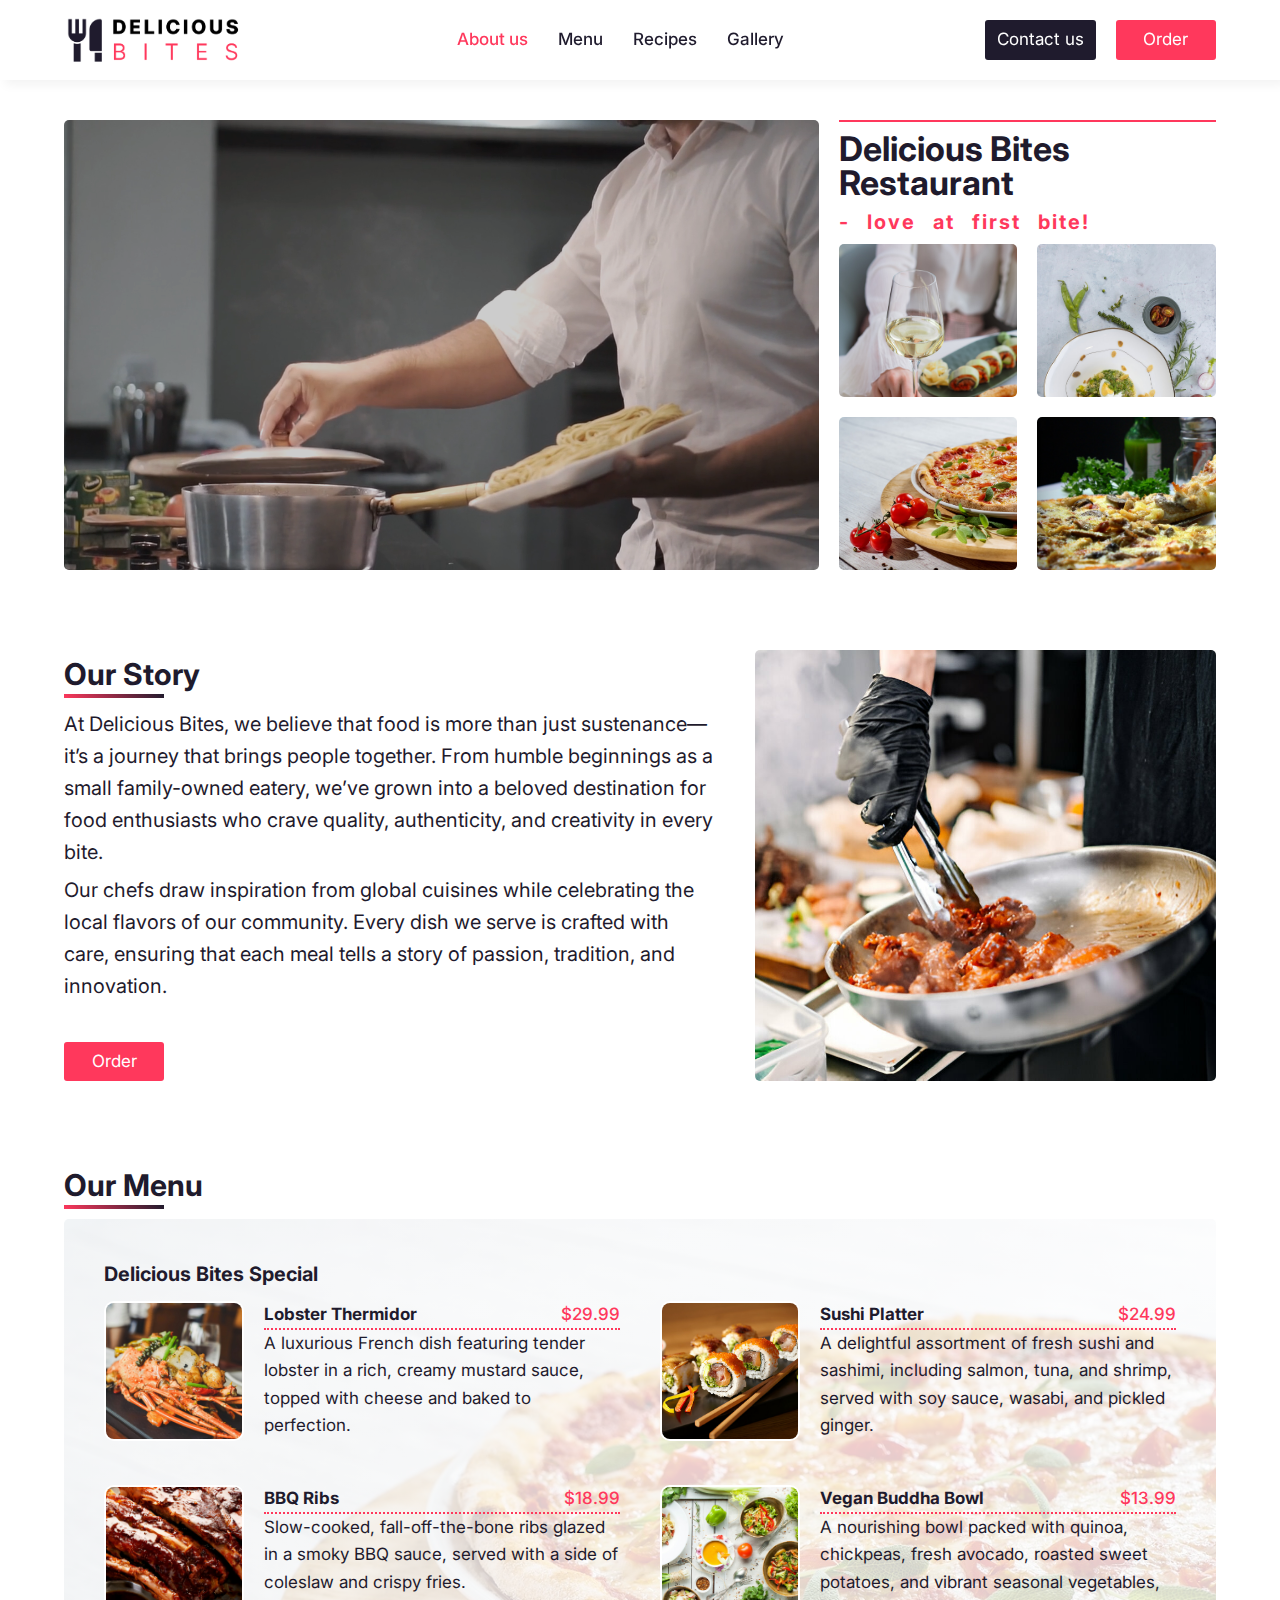
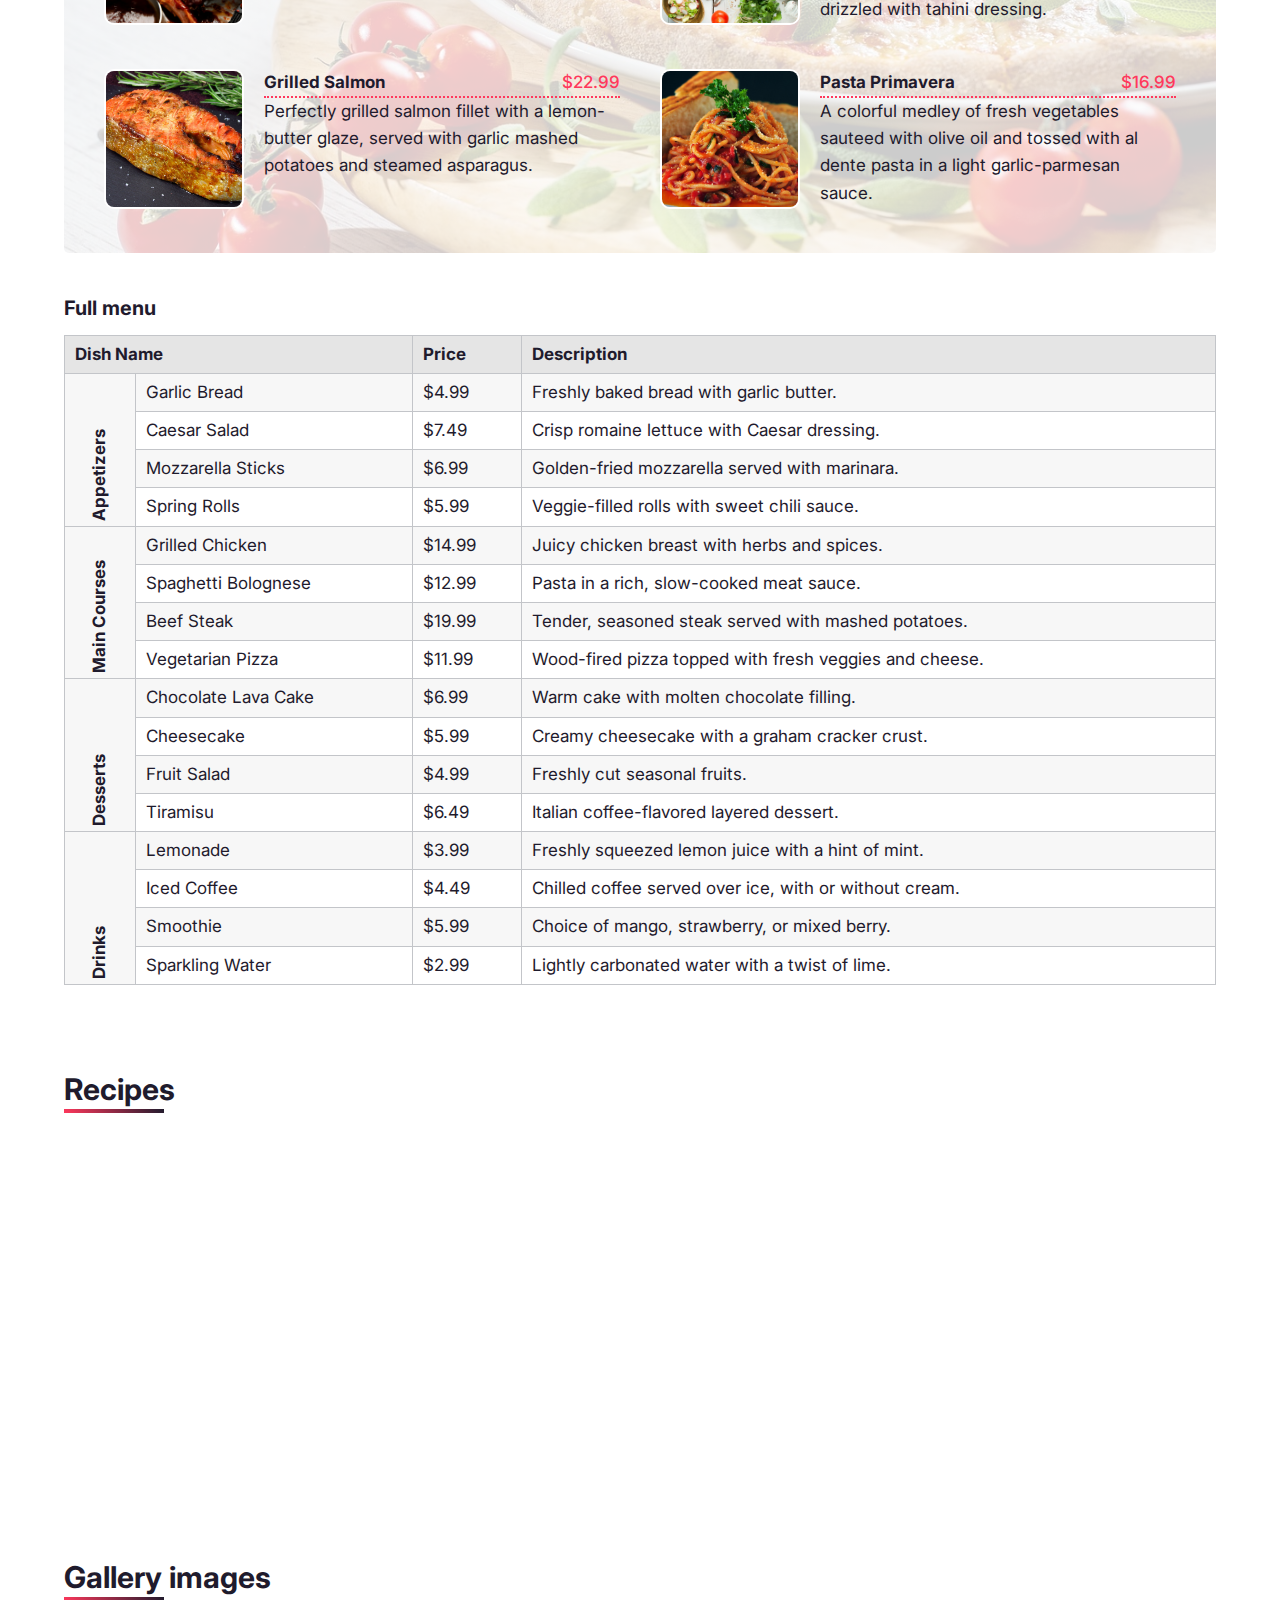
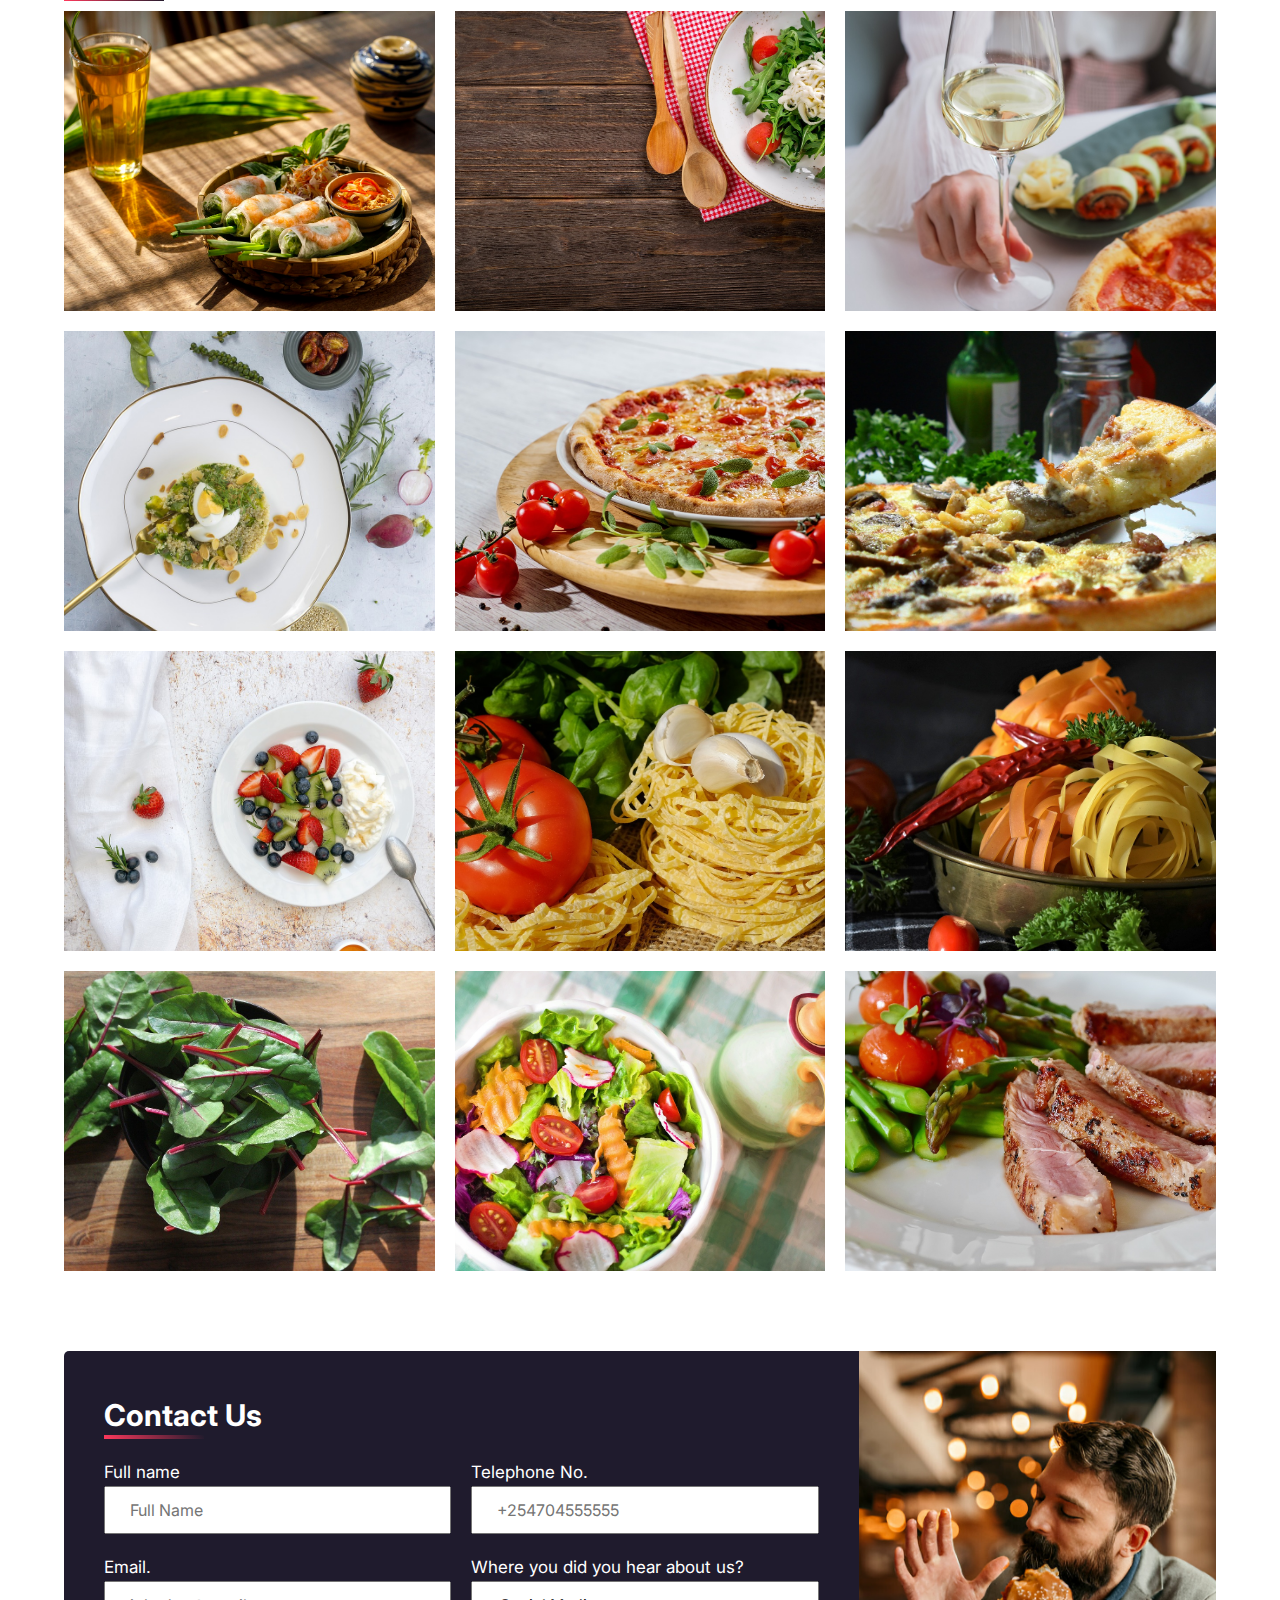
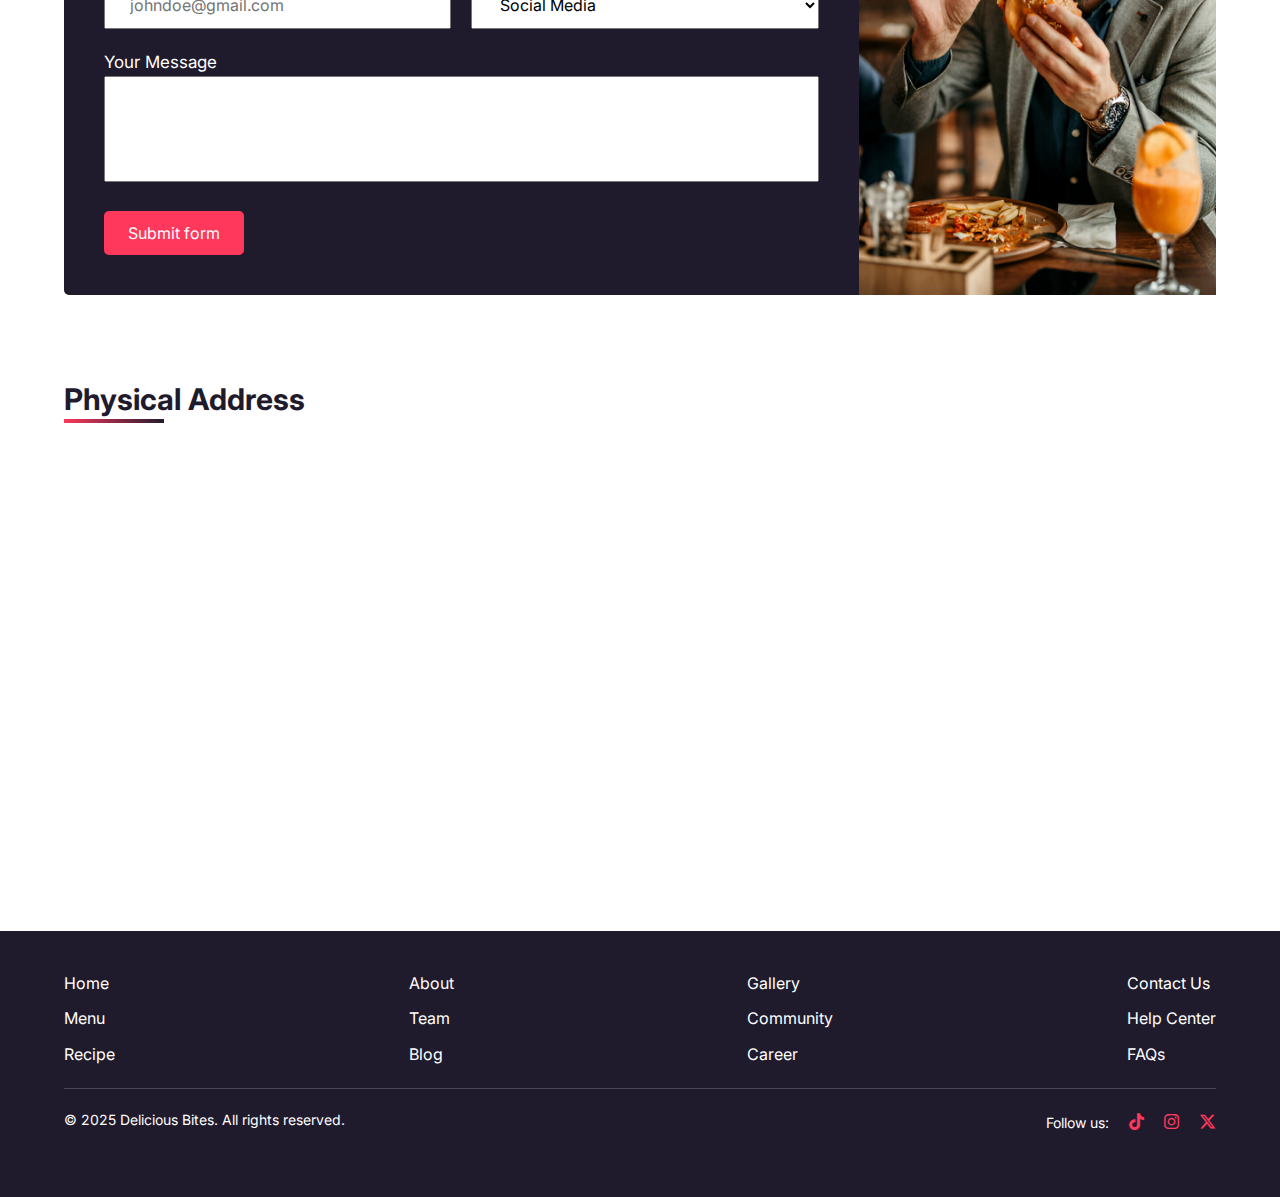
<file: index.html>
<!DOCTYPE html>
<html lang="en">

    <head>
        <meta charset="UTF-8">
        <meta name="viewport" content="width=device-width, initial-scale=1.0">
        <link rel="stylesheet" href="https://cdnjs.cloudflare.com/ajax/libs/font-awesome/6.7.2/css/all.min.css"
            integrity="sha512-Evv84Mr4kqVGRNSgIGL/F/aIDqQb7xQ2vcrdIwxfjThSH8CSR7PBEakCr51Ck+w+/U6swU2Im1vVX0SVk9ABhg=="
            crossorigin="anonymous" referrerpolicy="no-referrer" />
        <link rel="stylesheet" href="./css/styles.css">
        <title>Delicious Bites Restaurant - Love at First Bite</title>
        <!-- <link rel="icon" href="./favicon.png"> -->
        <link rel="icon" type="image/x-icon" href="./favicon.png">
    </head>

    <body>
        <header class="header">
            <div class="row header-content">
                <img src="delicious-bites-logo.png" alt="Delicious bites logo" class="logo">
                <nav class="nav">
                    <ul class="nav-list">
                        <li class="nav-item"><a href="#about-us" class="nav-link active">About us</a></li>
                        <li class="nav-item"><a href="#menu" class="nav-link">Menu</a></li>
                        <li class="nav-item"><a href="#recipes" class="nav-link">Recipes</a></li>
                        <li class="nav-item"><a href="#gallery" class="nav-link">Gallery</a></li>
                    </ul>
                </nav>
                <div class="header-btns">
                    <a href="#contact" class="link-btn link-btn-primary">Contact us</a>
                    <a href="https://docs.google.com/forms/d/e/1FAIpQLScugsdBJrx6gjcoKzIWHZhmKjvjKP5RsDwwAa85p5rRcwFJOw/viewform?usp=dialog"
                        target="_blank" rel="noopener noreferrer" class="link-btn link-btn-secondary">Order</a>
                </div>
            </div>
        </header>
        <main>
            <section id="hero" class="hero section">
                <div class="row hero-content">
                    <div class="video-wrapper">
                        <video src="./media/cooking.mp4" class="video" autoplay muted loop></video>
                    </div>
                    <div class="videos-grid">
                        <h1 class="primary-title">Delicious Bites Restaurant <br><span class="tagline">- love at first
                                bite!</span></h1>
                        <div class="videos-options">
                            <div class="video-option video-option-1">&nbsp;</div>
                            <div class="video-option video-option-2">&nbsp;</div>
                            <div class="video-option video-option-3">&nbsp;</div>
                            <div class="video-option video-option-4">&nbsp;</div>
                        </div>
                    </div>
                </div>
            </section>
            <section id="about-us" class="section">
                <div class="row about-content">
                    <div class="about-text">
                        <h2>Our Story</h2>
                        <p>At Delicious Bites, we believe that food is more than just sustenance—it’s a journey that
                            brings people together. From humble beginnings as a small family-owned eatery, we’ve grown
                            into a beloved destination for food enthusiasts who crave quality, authenticity, and
                            creativity in every bite.</p>
                        <p>Our chefs draw inspiration from global cuisines while celebrating the local flavors of our
                            community. Every dish we serve is crafted with care, ensuring that each meal tells a story
                            of passion, tradition, and innovation.</p>
                        <a href="https://docs.google.com/forms/d/e/1FAIpQLScugsdBJrx6gjcoKzIWHZhmKjvjKP5RsDwwAa85p5rRcwFJOw/viewform?usp=dialog"
                            target="_blank" rel="noopener noreferrer"
                            class="link-btn link-btn-secondary about-link">Order</a>
                    </div>
                    <div class="story-image-wrapper">
                        <img src="./images/story-image.jpg" alt="Story image" class="story-image" loading="lazy">
                    </div>
                </div>
            </section>
            <section id="menu" class="section">
                <div class="row menu-content">
                    <h2>Our Menu</h2>
                    <div class="special-wrapper">
                        <h3>Delicious Bites Special</h3>
                        <div class="special-menu-items">
                            <div class="special-menu-item">
                                <div class="item-left item-left-1">
                                    <img src="./images/lobster.jpg" class="special-menu-image" alt="">
                                </div>
                                <div class="item-right">
                                    <div class="item-top">
                                        <h4 class="menu-title">Lobster Thermidor</h4>
                                        <span class="menu-price">$29.99</span>
                                    </div>
                                    <div class="item-bottom">
                                        <p class="menu-desc">A luxurious French dish featuring tender lobster in a rich,
                                            creamy mustard sauce, topped with cheese and baked to perfection.</p>
                                    </div>
                                </div>
                            </div>
                            <div class="special-menu-item">
                                <div class="item-left item-left-1">
                                    <img src="./images/sushi.jpg" class="special-menu-image" alt="">
                                </div>
                                <div class="item-right">
                                    <div class="item-top">
                                        <h4 class="menu-title">Sushi Platter</h4>
                                        <span class="menu-price">$24.99</span>
                                    </div>
                                    <div class="item-bottom">
                                        <p class="menu-desc">A delightful assortment of fresh sushi and sashimi,
                                            including salmon, tuna, and shrimp, served with soy sauce, wasabi, and
                                            pickled ginger.</p>
                                    </div>
                                </div>
                            </div>
                            <div class="special-menu-item">
                                <div class="item-left item-left-1">
                                    <img src="./images/bbq.jpg" class="special-menu-image" alt="">
                                </div>
                                <div class="item-right">
                                    <div class="item-top">
                                        <h4 class="menu-title">BBQ Ribs</h4>
                                        <span class="menu-price">$18.99</span>
                                    </div>
                                    <div class="item-bottom">
                                        <p class="menu-desc">Slow-cooked, fall-off-the-bone ribs glazed in a smoky BBQ
                                            sauce, served with a side of coleslaw and crispy fries.</p>
                                    </div>
                                </div>
                            </div>
                            <div class="special-menu-item">
                                <div class="item-left item-left-1">
                                    <img src="./images/vegan.jpg" class="special-menu-image" alt="">
                                </div>
                                <div class="item-right">
                                    <div class="item-top">
                                        <h4 class="menu-title">Vegan Buddha Bowl</h4>
                                        <span class="menu-price">$13.99</span>
                                    </div>
                                    <div class="item-bottom">
                                        <p class="menu-desc">A nourishing bowl packed with quinoa, chickpeas, fresh
                                            avocado, roasted sweet potatoes, and vibrant seasonal vegetables, drizzled
                                            with tahini dressing.</p>
                                    </div>
                                </div>
                            </div>
                            <div class="special-menu-item">
                                <div class="item-left item-left-1">
                                    <img src="./images/salmon.jpg" class="special-menu-image" alt="">
                                </div>
                                <div class="item-right">
                                    <div class="item-top">
                                        <h4 class="menu-title">Grilled Salmon</h4>
                                        <span class="menu-price">$22.99</span>
                                    </div>
                                    <div class="item-bottom">
                                        <p class="menu-desc">Perfectly grilled salmon fillet with a lemon-butter glaze,
                                            served with garlic mashed potatoes and steamed asparagus.</p>
                                    </div>
                                </div>
                            </div>
                            <div class="special-menu-item">
                                <div class="item-left item-left-1">
                                    <img src="./images/pasta.jpg" class="special-menu-image" alt="">
                                </div>
                                <div class="item-right">
                                    <div class="item-top">
                                        <h4 class="menu-title">Pasta Primavera</h4>
                                        <span class="menu-price">$16.99</span>
                                    </div>
                                    <div class="item-bottom">
                                        <p class="menu-desc">A colorful medley of fresh vegetables sauteed with olive
                                            oil and tossed with al dente pasta in a light garlic-parmesan sauce.</p>
                                    </div>
                                </div>
                            </div>
                        </div>
                    </div>
                    <div class="tables-grid">
                        <div class="table-wrapper">
                            <h3>Full menu</h3>
                            <table class="table">
                                <!-- <caption>Full Menu</caption> -->
                                <tr class="table-head">
                                    <th colspan="2">Dish Name</th>
                                    <th>Price</th>
                                    <th>Description</th>
                                </tr>
                                <!-- Appetizers -->
                                <tr>
                                    <td rowspan="4" class="category">Appetizers</td>
                                    <td>Garlic Bread</td>
                                    <td>$4.99</td>
                                    <td>Freshly baked bread with garlic butter.</td>
                                </tr>
                                <tr>
                                    <td>Caesar Salad</td>
                                    <td>$7.49</td>
                                    <td>Crisp romaine lettuce with Caesar dressing.</td>
                                </tr>
                                <tr>
                                    <td>Mozzarella Sticks</td>
                                    <td>$6.99</td>
                                    <td>Golden-fried mozzarella served with marinara.</td>
                                </tr>
                                <tr>
                                    <td>Spring Rolls</td>
                                    <td>$5.99</td>
                                    <td>Veggie-filled rolls with sweet chili sauce.</td>
                                </tr>
                                <!-- Main courses -->
                                <tr>
                                    <td rowspan="4" class="category">Main Courses</td>
                                    <td>Grilled Chicken</td>
                                    <td>$14.99</td>
                                    <td>Juicy chicken breast with herbs and spices.</td>
                                </tr>
                                <tr>
                                    <td>Spaghetti Bolognese</td>
                                    <td>$12.99</td>
                                    <td>Pasta in a rich, slow-cooked meat sauce.</td>
                                </tr>
                                <tr>
                                    <td>Beef Steak</td>
                                    <td>$19.99</td>
                                    <td>Tender, seasoned steak served with mashed potatoes.</td>
                                </tr>
                                <tr>
                                    <td>Vegetarian Pizza</td>
                                    <td>$11.99</td>
                                    <td>Wood-fired pizza topped with fresh veggies and cheese.</td>
                                </tr>
                                <!-- Deserts -->
                                <tr>
                                    <td rowspan="4" class="category">Desserts</td>
                                    <td>Chocolate Lava Cake</td>
                                    <td>$6.99</td>
                                    <td>Warm cake with molten chocolate filling.</td>
                                </tr>
                                <tr>
                                    <td>Cheesecake</td>
                                    <td>$5.99</td>
                                    <td>Creamy cheesecake with a graham cracker crust.</td>
                                </tr>
                                <tr>
                                    <td>Fruit Salad</td>
                                    <td>$4.99</td>
                                    <td>Freshly cut seasonal fruits.</td>
                                </tr>
                                <tr>
                                    <td>Tiramisu</td>
                                    <td>$6.49</td>
                                    <td>Italian coffee-flavored layered dessert.</td>
                                </tr>
                                <!-- Drinks -->
                                <tr>
                                    <td rowspan="4" class="category">Drinks</td>
                                    <td>Lemonade</td>
                                    <td>$3.99</td>
                                    <td>Freshly squeezed lemon juice with a hint of mint.</td>
                                </tr>
                                <tr>
                                    <td>Iced Coffee</td>
                                    <td>$4.49</td>
                                    <td>Chilled coffee served over ice, with or without cream.</td>
                                </tr>
                                <tr>
                                    <td>Smoothie</td>
                                    <td>$5.99</td>
                                    <td>Choice of mango, strawberry, or mixed berry.</td>
                                </tr>
                                <tr>
                                    <td>Sparkling Water</td>
                                    <td>$2.99</td>
                                    <td>Lightly carbonated water with a twist of lime.</td>
                                </tr>
                            </table>
                        </div>
                    </div>
            </section>
            <section id="recipes" class="section">
                <div class="row recipe-content">
                    <h2>Recipes</h2>
                    <div class="recipe-videos">
                        <iframe class="recipe-video" height="350"
                            src="https://www.youtube.com/embed/Prj3b0ExrO4?si=6tZyB36QhXxnkVxe"
                            title="YouTube video player" frameborder="0"
                            allow="accelerometer; autoplay; clipboard-write; encrypted-media; gyroscope; picture-in-picture; web-share"
                            referrerpolicy="strict-origin-when-cross-origin" loading="lazy" allowfullscreen></iframe>
                        <iframe class="recipe-video" height="350"
                            src="https://www.youtube.com/embed/cVaPtE3M1Oc?si=JdroKigt0Nef5WTI"
                            title="YouTube video player" frameborder="0"
                            allow="accelerometer; autoplay; clipboard-write; encrypted-media; gyroscope; picture-in-picture; web-share"
                            referrerpolicy="strict-origin-when-cross-origin" loading="lazy" allowfullscreen></iframe>
                    </div>
                </div>
            </section>
            <section id="gallery" class="section">
                <div class="row gallery-content">
                    <h2>Gallery images</h2>
                    <div class="gallery-images">
                        <div class="gallery-image-wrapper"><img src="images/001.jpg" alt="" class="gallery-image"></div>
                        <div class="gallery-image-wrapper"><img src="images/002.jpg" alt="" class="gallery-image"></div>
                        <div class="gallery-image-wrapper"><img src="images/003.jpg" alt="" class="gallery-image"></div>
                        <div class="gallery-image-wrapper"><img src="images/004.jpg" alt="" class="gallery-image"></div>
                        <div class="gallery-image-wrapper"> <img src="images/005.jpg" alt="" class="gallery-image">
                        </div>
                        <div class="gallery-image-wrapper"><img src="images/006.jpg" alt="" class="gallery-image"></div>
                        <div class="gallery-image-wrapper"><img src="images/007.jpg" alt="" class="gallery-image"></div>
                        <div class="gallery-image-wrapper"> <img src="images/008.jpg" alt="" class="gallery-image">
                        </div>
                        <div class="gallery-image-wrapper"><img src="images/009.jpg" alt="" class="gallery-image"></div>
                        <div class="gallery-image-wrapper"><img src="images/010.jpg" alt="" class="gallery-image"></div>
                        <div class="gallery-image-wrapper"><img src="images/011.jpg" alt="" class="gallery-image"></div>
                        <div class="gallery-image-wrapper"><img src="images/012.jpg" alt="" class="gallery-image"></div>
                    </div>
                </div>
            </section>
            <section id="contact" class="section">
                <div class="row contact-content">
                    <div class="form-wrapper">
                        <h2 class="contact-us-title">Contact Us</h2>
                        <form class="form" action="https://api.web3forms.com/submit" method="POST">
                            <!-- <form action="https://formspree.io/f/meoebnza" method="POST"> -->
                            <div class="inputs-grid">
                                <div class="input-wrapper">
                                    <label for="fullname">Full name</label>
                                    <input type="hidden" name="access_key" value="70938dc3-0ad2-422d-997f-5d962a13a3e9">
                                    <input type="text" id="fullname" name="fullname" required placeholder="Full Name">
                                </div>
                                <div class="input-wrapper">
                                    <label for="tel">Telephone No.</label>
                                    <input type="tel" id="tel" name="tel" placeholder="+254704555555">
                                </div>
                                <div class="input-wrapper">
                                    <label for="tel">Email.</label>
                                    <input type="email" id="email" name="email" required
                                        placeholder="johndoe@gmail.com">
                                </div>
                                <div class="input-wrapper">
                                    <label for="where">Where you did you hear about us?</label>
                                    <select id="where" name="where" required>
                                        <option value="Social Media">Social Media</option>
                                        <option value="Word of mouth">Word of mouth</option>
                                        <option value="Radio">Radio</option>
                                        <option value="YouTube">YouTube</option>
                                    </select>
                                </div>
                            </div>
                            <div class="input-wrapper message-box">
                                <label for="message">Your Message</label>
                                <textarea id="message" rows="4" name="message"></textarea>
                            </div>
                            <div>
                                <button type="submit" class="form-btn">Submit form</button>
                            </div>
                        </form>
                    </div>
                    <div class="form-image">
                        <!-- <h1>Hello there </h1> -->
                    </div>
                </div>
            </section>
            <section class="section">
                <div class="row physical-address">
                    <h2>Physical Address</h2>
                    <!-- GOOGLE MAP -->
                    <iframe class="map"
                        src="https://www.google.com/maps/embed?pb=!1m18!1m12!1m3!1d1994.4096324587538!2d36.820195784097486!3d-1.2822270195117855!2m3!1f0!2f0!3f0!3m2!1i1024!2i768!4f13.1!3m3!1m2!1s0x182f10d5df97cb23%3A0x9daffd912c011926!2sBihi%20Towers!5e0!3m2!1sen!2ske!4v1740225363921!5m2!1sen!2ske"
                        height="450" style="border:0;" allowfullscreen="" referrerpolicy="no-referrer-when-downgrade"
                        loading="lazy"></iframe>
                </div>
            </section>
        </main>
        <footer class="footer">
            <div class="row footer-content">
                <div class="footer-grid">
                    <div class="f-col">
                        <!-- <h3></h3> -->
                        <ul>
                            <li>Home</li>
                            <li>Menu</li>
                            <li>Recipe</li>
                        </ul>
                    </div>
                    <div class="f-col">
                        <!-- <h3></h3> -->
                        <ul>
                            <li>About</li>
                            <li>Team</li>
                            <li>Blog</li>
                        </ul>
                    </div>
                    <div class="f-col">
                        <!-- <h3></h3> -->
                        <ul>
                            <li>Gallery</li>
                            <li>Community</li>
                            <li>Career</li>
                        </ul>
                    </div>
                    <div class="f-col">
                        <!-- <h3></h3> -->
                        <ul>
                            <li>Contact Us</li>
                            <li>Help Center</li>
                            <li>FAQs</li>
                        </ul>
                    </div>
                </div>
                <hr class="f-divider">
                <div class="f-bottom">
                    <div class="copy-right">
                        <p class=>&copy; 2025 Delicious Bites. All rights reserved.</p>
                    </div>
                    <div class="social-links">
                        <span class="text">Follow us: </span>
                        <span><a href="#"><i class="fa-brands fa-tiktok"></i></a> </span>
                        <span><a href="#"><i class="fa-brands fa-instagram"></i></a></span>
                        <span><a href="#"><i class="fa-brands fa-x-twitter"></i></a></span>
                    </div>
                </div>
            </div>
        </footer>
    </body>

</html>
</file>
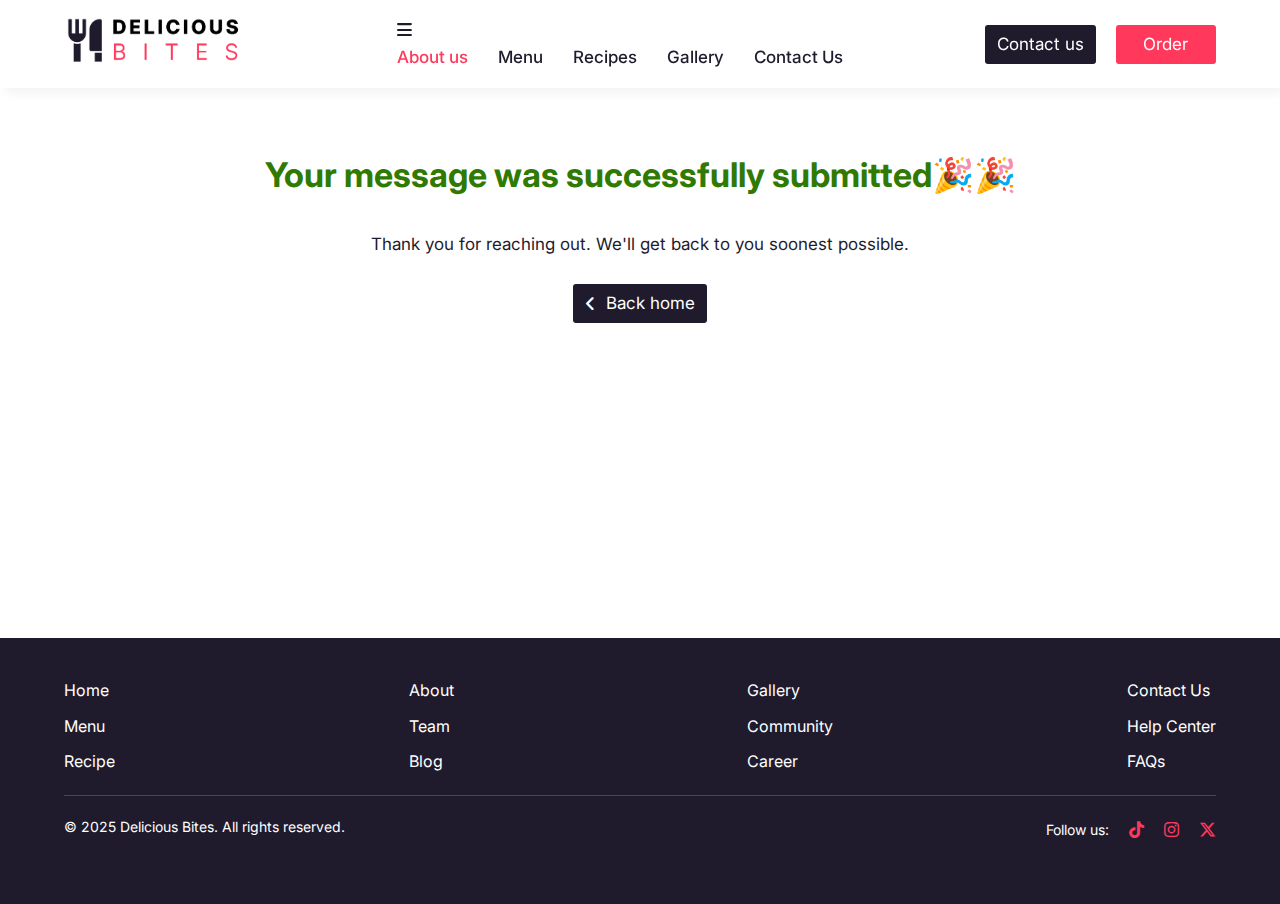
<file: thankyou.html>
<!DOCTYPE html>
<html lang="en">

<head>
    <meta charset="UTF-8">
    <meta name="viewport" content="width=device-width, initial-scale=1.0">
    <link rel="stylesheet" href="https://cdnjs.cloudflare.com/ajax/libs/font-awesome/6.7.2/css/all.min.css"
        integrity="sha512-Evv84Mr4kqVGRNSgIGL/F/aIDqQb7xQ2vcrdIwxfjThSH8CSR7PBEakCr51Ck+w+/U6swU2Im1vVX0SVk9ABhg=="
        crossorigin="anonymous" referrerpolicy="no-referrer" />
    <link rel="stylesheet" href="./css/styles.css">
    <title>Delicious Bites Restaurant - Love at First Bite</title>
    <!-- <link rel="icon" href="./favicon.png"> -->
    <link rel="icon" type="image/x-icon" href="./favicon.png">
    <style>
        .thankyou-page {
            min-height: calc(100vh - 35rem);
            padding: 6rem 0;

            .thankyou-content {
                display: flex;
                flex-direction: column;
                align-items: center;
                gap: 2rem;
                /* Enforce center align on mobile bug */
                text-align: center;

                @media (max-width: 900px) {
                    h1 {
                        font-size: 2.8rem;
                        line-height: 1.2;
                    }
                }
            }

            .back-icon {
                margin-right: 1rem;
            }
        }
    </style>
</head>

<body>
    <header class="header">
        <div class="row header-content">
            <a href="/" class="logo-wrapper">
                <img src="delicious-bites-logo.png" alt="Delicious bites logo" class="logo">
            </a>
            <nav class="nav">
                <div class="menu-toggle-wrapper">
                    <i class="fa-solid fa-bars menu-toggle"></i>
                </div>
                <ul class="nav-list">
                    <li class="nav-item"><a href="#about-us" class="nav-link active">About us</a></li>
                    <li class="nav-item"><a href="#menu" class="nav-link">Menu</a></li>
                    <li class="nav-item"><a href="#recipes" class="nav-link">Recipes</a></li>
                    <li class="nav-item"><a href="#gallery" class="nav-link">Gallery</a></li>
                    <li class="nav-item"><a href="#contact" class="nav-link contact-us-nav-link">Contact Us</a></li>
                </ul>
            </nav>
            <div class="header-btns">
                <a href="#contact" class="link-btn link-btn-primary contact-us-btn">Contact us</a>
                <a href="https://docs.google.com/forms/d/e/1FAIpQLScugsdBJrx6gjcoKzIWHZhmKjvjKP5RsDwwAa85p5rRcwFJOw/viewform?usp=dialog"
                    target="_blank" rel="noopener noreferrer" class="link-btn link-btn-secondary">Order</a>
            </div>
        </div>
    </header>
    <main>
        <div class="thankyou-page">
            <div class="row thankyou-content">
                <h1 style="color:#307a02;">Your message was successfully submitted🎉🎉</h1>
                <p>Thank you for reaching out. We'll get back to you soonest possible.</p>
                <div class="btn-wrapper">
                    <a href="/" class="link-btn link-btn-primary">
                        <i class="fa-solid fa-angle-left back-icon"></i>
                        Back home
                    </a>
                </div>
            </div>
        </div>
    </main>
    <footer class="footer">
        <div class="row footer-content">
            <div class="footer-grid">
                <div class="f-col">
                    <!-- <h3></h3> -->
                    <ul>
                        <li>Home</li>
                        <li>Menu</li>
                        <li>Recipe</li>
                    </ul>
                </div>
                <div class="f-col">
                    <!-- <h3></h3> -->
                    <ul>
                        <li>About</li>
                        <li>Team</li>
                        <li>Blog</li>
                    </ul>
                </div>
                <div class="f-col">
                    <!-- <h3></h3> -->
                    <ul>
                        <li>Gallery</li>
                        <li>Community</li>
                        <li>Career</li>
                    </ul>
                </div>
                <div class="f-col">
                    <!-- <h3></h3> -->
                    <ul>
                        <li>Contact Us</li>
                        <li>Help Center</li>
                        <li>FAQs</li>
                    </ul>
                </div>
            </div>
            <hr class="f-divider">
            <div class="f-bottom">
                <div class="copy-right">
                    <p class=>&copy; 2025 Delicious Bites. All rights reserved.</p>
                </div>
                <div class="social-links">
                    <span class="text">Follow us: </span>
                    <span><a href="#"><i class="fa-brands fa-tiktok"></i></a> </span>
                    <span><a href="#"><i class="fa-brands fa-instagram"></i></a></span>
                    <span><a href="#"><i class="fa-brands fa-x-twitter"></i></a></span>
                </div>
            </div>
        </div>
    </footer>

</body>

</html>
</file>
<file: css/styles.css>
@import url("https://fonts.googleapis.com/css2?family=Inter:ital,opsz,wght@0,14..32,100..900;1,14..32,100..900&family=Roboto:ital,wght@0,100;0,300;0,400;0,500;0,700;0,900;1,100;1,300;1,400;1,500;1,700;1,900&display=swap");

:root {
  --color-primary: #1f1b2d;
  --color-secondary: #ff385c;
  --color-tertiary: #77c04b;
}

*,
*::after,
*::before {
  margin: 0;
  padding: 0;
  box-sizing: border-box;
}

html {
  font-size: 62.5%;
  scroll-behavior: smooth;
}

body {
  font-size: 1.7rem;
  font-weight: 400;
  line-height: 1.6;
  font-family: "Inter", "sans-serif";

  color: var(--color-primary);
}

h1 {
  margin-bottom: 0.8rem;
}

h2,
p {
  margin-bottom: 0.6rem;
}

h2 {
  position: relative;
  margin-bottom: 1rem;
  font-size: 3rem;
}

h2::after {
  content: "";
  width: 10rem;
  height: 4px;
  background-image: linear-gradient(45deg, #ff385c, #1f1b2d);
  position: absolute;
  left: 0;
  bottom: 0;
}

h3 {
  margin-bottom: 1rem;
}

.row {
  width: 90%;
  margin: 0 auto;
}

.header {
  /* border-bottom: solid 1px #ddd; */
  box-shadow: 5px 5px 10px rgba(0, 0, 0, 0.05);
  position: sticky;
  top: 0;
  left: 0;
  background-color: #fff;
  z-index: 1000;

  .header-content {
    display: flex;
    align-items: center;
    justify-content: space-between;
    padding: 1.5rem 0;
  }
}

/* .header-content {
  display: flex;
  align-items: center;
  justify-content: space-between;
  padding: 0.6rem 0;
} */

.nav-list {
  list-style: none;
  display: flex;
  align-items: center;
  gap: 3rem;
}

.nav-link:link,
.nav-link:visited {
  color: var(--color-primary);
  text-decoration: none;
  font-weight: 500;
}

.nav-link:hover,
.nav-link:active {
  color: var(--color-secondary);
}

.nav-link.active {
  color: var(--color-secondary);
}

.header-btns {
  display: flex;
  align-items: center;
  gap: 2rem;
}

.link-btn {
  text-decoration: none;
  display: inline-block;
  padding: 0.6rem 1.2rem;
  border-radius: 0.3rem;
  color: #fff;
  min-width: 10rem;
  display: flex;
  align-items: center;
  justify-content: center;
}

.link-btn-primary {
  background-color: var(--color-primary);
}

.link-btn-secondary {
  background-color: var(--color-secondary);
}

/* hero section */
/* .hero {
} */

.logo {
  height: 5rem;
}

.section {
  padding: 4rem 0;
}

.hero-content {
  display: flex;
  height: 45rem;
  gap: 2rem;
}

.primary-title {
  line-height: 1;
  margin: 1rem 0;

  .tagline {
    color: var(--color-secondary);
    font-size: 2rem;
    margin-top: 1rem;
    letter-spacing: 2px;
    word-spacing: 1rem;
  }
}

.video-wrapper {
  flex: 2;
}

.video {
  width: 100%;
  height: 100%;
  object-fit: cover;
  border-radius: 0.5rem;
  filter: brightness(80%);
}

.videos-grid {
  border-top: solid 2px var(--color-secondary);
  height: 100%;
  flex: 1;

  display: flex;
  flex-direction: column;
}

.videos-options {
  flex: 1;
  display: grid;
  grid-template-columns: 1fr 1fr;
  grid-template-rows: 1fr 1fr;
  gap: 2rem;
  /* height: 100%; */
}

.video-option {
  border-radius: 0.5rem;
  cursor: pointer;

  background-size: cover;
  background-repeat: no-repeat;
}

.video-option-1 {
  background-image: url("../images/003.jpg");
}
.video-option-2 {
  background-image: url("../images/004.jpg");
}
.video-option-3 {
  background-image: url("../images/005.jpg");
}
.video-option-4 {
  background-image: url("../images/006.jpg");
}

.gallery-content {
  /* width: 100%; */
}

.about-content {
  display: flex;
  gap: 4rem;
  transition: all 1.3s;
  .about-text {
    flex: 1;

    p {
      font-size: 2rem;
    }

    .about-link {
      width: max-content;
      margin-top: 4rem;
    }
  }

  .story-image-wrapper {
    flex: 0 0 40%;
    border-radius: 0.5rem;
    overflow: hidden;
    .story-image {
      width: 100%;
      height: 100%;
      transition: all 1.5s;
      object-fit: cover;
    }
  }

  &:hover .story-image {
    transform: scale(1.2);
  }
}

.recipe-content {
  .recipe-videos {
    display: flex;
    gap: 2rem;
    .recipe-video {
      width: 100%;
    }
  }
}

/* Menu */
.special-wrapper {
  padding: 4rem;
  border-radius: 0.5rem;
  background-image: linear-gradient(
      rgba(255, 255, 255, 0.8),
      rgba(255, 255, 255, 0.8)
    ),
    url("../images/005.jpg");
  background-size: cover;
  background-repeat: no-repeat;
  margin-bottom: 4rem;
}

.special-menu-items {
  display: grid;
  grid-template-columns: 1fr 1fr;
  gap: 4rem;
  @media (max-width: 1130px) {
    grid-template-columns: 1fr;
  }
}

.special-menu-item {
  display: flex;
  gap: 2rem;
  .item-left {
    /* background-image: url("../images/004.jpg"); */
    flex: 0 0 14rem;
    height: 14rem;
    border-radius: 1rem;
    background-size: cover;
    overflow: hidden;
    border: solid 2px #fff;
  }

  /* .item-left-1 {
    background-image: url("../images/004.jpg");
  } */
  .special-menu-image {
    width: 100%;
    height: 100%;
    transition: all 1s ease-out;
    object-fit: cover;
  }

  &:hover .special-menu-image {
    transform: scale(1.3);
  }

  .item-right {
    .item-top {
      display: flex;
      justify-content: space-between;
      border-bottom: dotted 2px var(--color-secondary);

      .menu-title {
      }

      .menu-price {
        color: var(--color-secondary);
        font-weight: 500;
      }
    }

    .item-bottom {
    }
  }
}

.tables-grid {
  /* display: grid;
  grid-template-columns: repeat(2, 1fr);
  gap: 3rem; */
}

.table-wrapper {
  /* padding-bottom: 4rem; */
}

.table {
  width: 100%;
  border-radius: 0.5rem;
  /* overflow: hidden; */
  border: solid 1px #e5e7eb;
  text-align: left;
  border-collapse: collapse;
  .table-head {
    background-color: #e5e5e5;
  }

  td,
  th {
    padding: 0.5rem 1rem;
    border: solid 1px #c3c5c9;
  }

  .category {
    writing-mode: sideways-lr;
    font-weight: bold;
  }

  tr:nth-child(even) {
    background-color: #f7f7f7;
  }
}

.gallery-images {
  display: grid;
  /* grid-template-columns: repeat(auto-fill, minmax(400px, 1fr)); */
  grid-template-columns: repeat(3, 1fr);
  grid-auto-rows: 30rem;
  gap: 2rem;

  @media (max-width: 950px) {
    grid-template-columns: repeat(2, 1fr);
  }

  .gallery-image {
    /* height: 20rem; */
    width: 100%;
    height: 100%;
    object-fit: cover;
    transition: all 1s ease-out;
  }

  .gallery-image-wrapper {
    overflow: hidden;
  }

  .gallery-image-wrapper:hover .gallery-image {
    transform: scale(1.3);
  }
}

.map {
  width: 100%;
}

.contact-content {
  background-color: #ff385c;
  background-color: var(--color-primary);
  border-radius: 0.5rem;

  display: flex;
  .form-wrapper {
    padding: 4rem;
    flex: 2;
    .form {
      .inputs-grid {
        display: grid;
        grid-template-columns: repeat(2, 1fr);
        gap: 2rem;
      }

      .input-wrapper {
        input,
        textarea,
        select {
          width: 100%;
          font-family: inherit;
          font-size: 1.6rem;
        }
        label {
          color: #ffff;
          display: block;
        }
        input,
        textarea,
        select {
          padding: 1.2rem 2.4rem;
        }

        textarea {
          resize: none;
        }
      }

      .message-box {
        margin-top: 2rem;
      }
    }
  }

  .form-image {
    flex: 1;
    background-image: url("../images/man-eating.jpg");
    background-size: cover;
    background-repeat: no-repeat;
    background-position: center;
  }
}

.contact-us-title {
  color: #fff;
  margin-bottom: 2rem;
}

.form-btn {
  margin-top: 2rem;
  display: inline-block;
  padding: 1.2rem 2.4rem;
  background-color: var(--color-secondary);
  color: #fff;
  cursor: pointer;
  border: none;
  font-family: inherit;
  font-size: 1.6rem;
  border-radius: 0.5rem;
}

/* Footer */
.footer {
  background-color: var(--color-primary);
}

.footer-content {
  padding: 4rem 0;
  color: #fff;
}

.footer-grid {
  display: flex;
  gap: 4rem;
  justify-content: space-between;

  .f-col {
    ul {
      list-style: none;
      display: flex;
      flex-direction: column;
      gap: 1rem;
      font-size: 1.6rem;
    }
  }
}

.f-divider {
  margin-top: 2rem;
  border: none;
  height: 1px;
  background-color: rgba(255, 255, 255, 0.193);
}

.f-bottom {
  display: flex;
  align-items: center;
  justify-content: space-between;
  gap: 4rem;
  padding: 2rem 0;
  .copy-right {
    p {
      font-size: 1.4rem;
    }
  }

  .social-links {
    display: flex;
    align-items: center;
    gap: 2rem;
    .text {
      font-size: 1.4rem;
    }

    a:link,
    a:visited {
      color: var(--color-secondary);
    }

    a:hover,
    a:active {
      color: var(--color-secondary);
    }
  }
}
</file>
